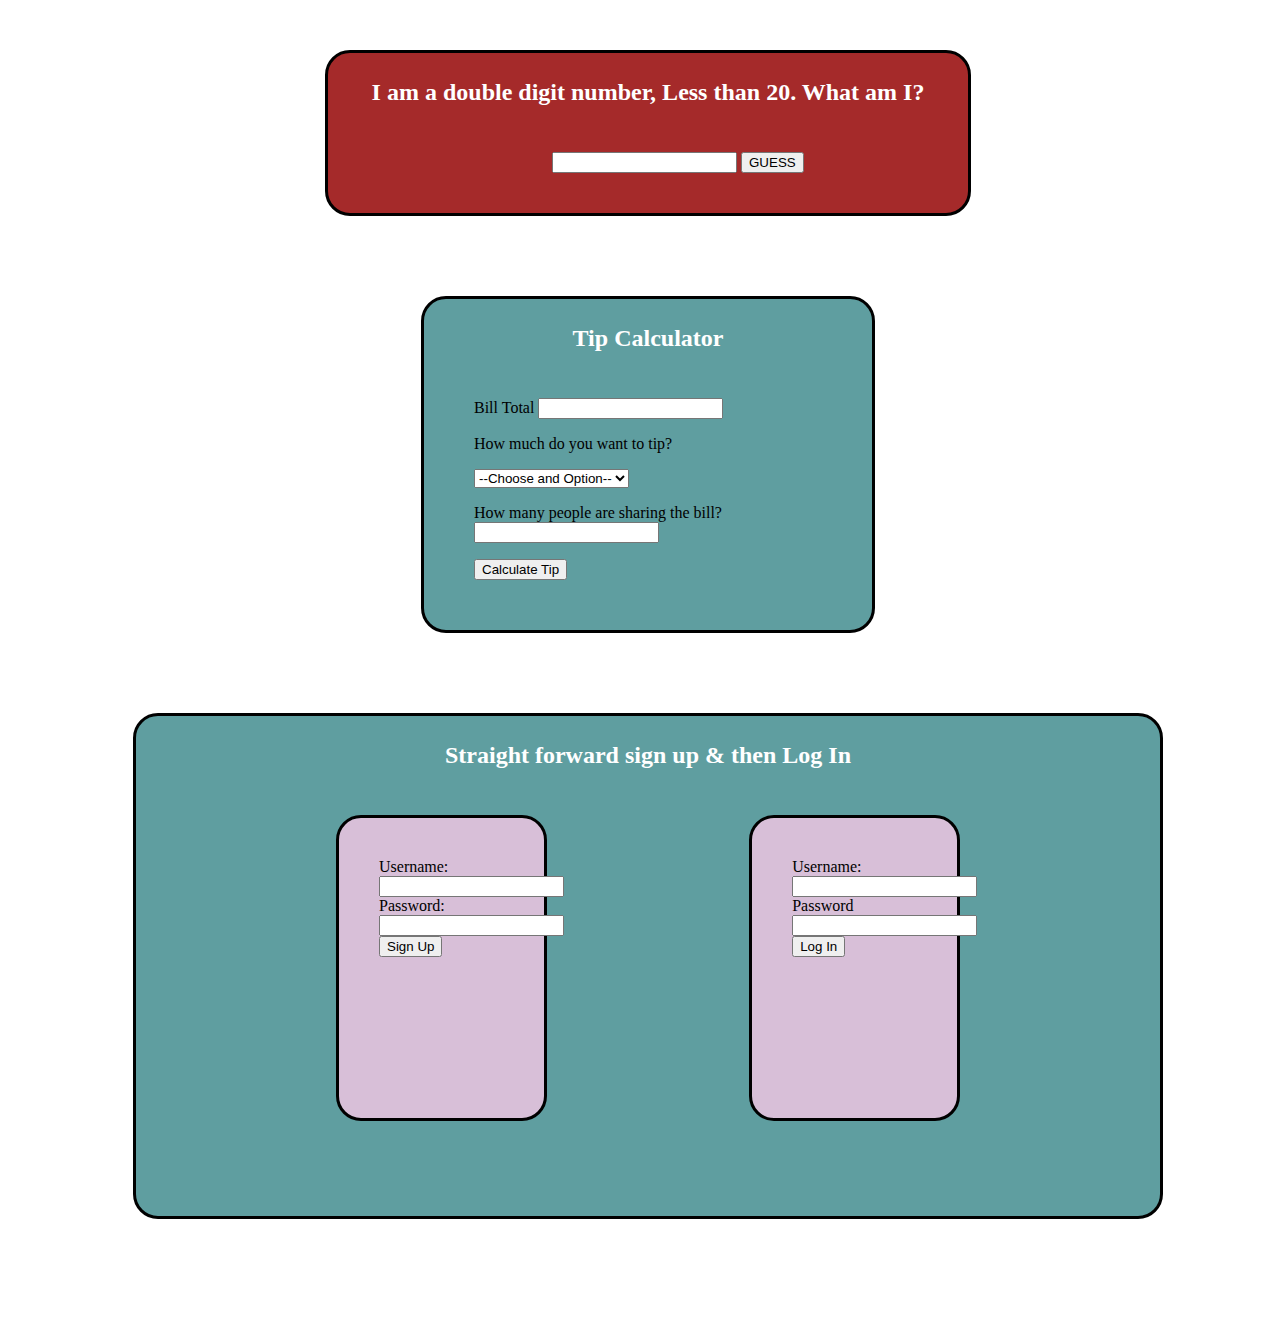
<file: index.html>
<!DOCTYPE html>
<html lang="en">

<head>
    <meta charset="UTF-8">
    <meta name="viewport" content="width=device-width, initial-scale=1.0">
    <title>Document</title>

    <style type="">
        body{
            width: 100%;
            height: auto;
            
        }
    
        #firstSection{
            width: 50%;
            height: 100%;
            margin: 0 auto;
            margin-top: 50px;
            background-color: brown;
            border-style: solid;
            border-radius: 25px;
       
        }

        #guess{
            margin-left: 35%;
        }

        #text{
            font-size: 40px;
            text-align: center;
            color: white;
        }

        #secondSection{
            width: 35%;
            height: 100%;
            margin: 0 auto;
            margin-top: 80px;
            background-color:cadetblue;
            border-style: solid;
            border-radius: 25px;
            
        }

        h1{
            color:white;
            text-align: center;
            padding-top: 10px;
            padding-bottom: 30px;
            font-size: 150%;

        }

        #tipSection{
            padding-left: 50px;
            padding-bottom: 50px;
            
        }

        #calculation{
            display: none;
        }

        .calculations{
            padding-left: 10px;
        }

        #thirdSection{
            width: 80%;
            height: 500px;
            margin: 0 auto;
            margin-top: 80px;
            margin-bottom: 100px;
            background-color:cadetblue;
            border-style: solid;
            border-radius: 25px;
        
        }

        #signUpSection{
            float: left;
            width: 20%;
            height: 300px;
            margin-left: 200px;
            background-color:cadetblue;
            border-style: solid;
            border-radius: 25px;
            background-color: thistle;
        }

        #logInSection{
            float: right;
            width: 20%;
            height: 300px;
            margin-right: 200px;
            background-color:cadetblue;
            border-style: solid;
            border-radius: 25px;
            background-color: thistle;
        }

        .inputBoxes{
            margin: 20px;
            padding: 20px;
        }
    </style>
</head>

<body>

    <div id="firstSection">
        <h1>I am a double digit number, Less than 20. What am I?</h1>
        <input type="text" id="guess">
        <button type="submit" id="btn"> GUESS </button>

        <p id="text"></p>
    </div>

    <div id="secondSection">
        <h1>Tip Calculator</h1>
        <div id="tipSection">
            <p>Bill Total
                <input type="number" id="billTotal">
            </p>

            <p>How much do you want to tip?</p>
            <select name="" id="tipChoice">
                <option disabled selected value="0">--Choose and Option--</option>
                <option value="0.1">10% Tip</option>
                <option value="0.2">20% Tip</option>
                <option value="0.3">30% Tip</option>
                <option value="0.5">50% Tip!</option>

            </select>
            <p>How many people are sharing the bill?<input type="number" id="people"></p>
            <Button id="tipBtn">Calculate Tip</Button>

            <div id="calculation">
                <p>Total Tip:<span id="totalTip" class="calculations"></span></p>
                </p>
                <p>Tip per person:<span id="unitTip" class="calculations"></span></p>
                <p>Total Bill (including Tip):<span id="totalBill" class="calculations"></span></p>
                <p>Total per person:<span id="unitTotal" class="calculations"></span></p>
            </div>
        </div>

    </div>

    <div id="thirdSection">
        <h1>Straight forward sign up & then Log In</h1>

        <div id="signUpSection">
            <form action="" class="inputBoxes" onsubmit="return false">
                <label for="Username">Username:</label>
                <input type="text" name="inputUsername" id="inputUsername">
                <label for="password">Password:</label>
                <input type="password" name="inputPassword" id="inputPassword">
                <input type="submit" name="submit" value="Sign Up" id="signUpSubmitBtn">
            </form>
        </div>

        <div id="logInSection">
            <form action="" class="inputBoxes" onsubmit="return false">
                <label for="Username">Username:</label>
                <input type="text" name="Username" id="logInUsername">
                <label for="password">Password</label>
                <input type="password" name="password" id="logInPassword">
                <input type="submit" name="submit" value="Log In" id="logInSubmitBtn">
            </form>

        </div>



    </div>

    <script>
        //this is how to play out a function with an input value as a parameter and to get an output.
        document.getElementById("btn").onclick = function takeAGuess(num) {
            num = document.getElementById("guess").value;

            if (num > 10 && num < 15 && num == 12) {
                document.getElementById("text").innerHTML = "Congrats!";
            } else {
                document.getElementById("text").innerHTML = "Sorry. Try again loser!";
            }
        }

        //When the calculate button is pressed the function starts - is it better to create the function first?
        //This is the JS for the Tip Calculator
        document.getElementById("tipBtn").onclick = function calculateTip() {
            var billTotal = document.getElementById("billTotal").value;
            var tipChoice = document.getElementById("tipChoice").value;
            var numberOfPeople = document.getElementById("people").value;

            //calculate total tip based on data
            var totalTip = (billTotal * tipChoice);
            totalTip = Math.round(totalTip * 100) / 100; //round to 2 decimal places
            totalTip = totalTip.toFixed(2); //only 2 digits after decimal place

            //calculate tip divided over the number of people
            var unitTip = (totalTip / numberOfPeople);
            unitTip = Math.round(unitTip * 100) / 100; //round to 2 decimal places
            unitTip = unitTip.toFixed(2); //only 2 digits after decimal place
            document.getElementById("unitTip").innerHTML = '\u20AC' + unitTip;

            //calculate the total to be paid
            //use parsInt to add two numbers together that are tied up in variables
            var totalBill = parseInt(totalTip) + parseInt(billTotal);
            totalBill = Math.round(totalBill * 100) / 100; //round to 2 decimal places
            totalBill = totalBill.toFixed(2); //only 2 digits after decimal place
            document.getElementById("totalBill").innerHTML = '\u20AC' + totalBill;

            //calcuate total to be paid divided over the number of people
            var unitTotal = (totalBill / numberOfPeople);
            unitTotal = Math.round(unitTotal * 100) / 100; //round to 2 decimal places
            unitTotal = unitTotal.toFixed(2); //only 2 digits after decimal place
            document.getElementById("unitTotal").innerHTML = '\u20AC' + unitTotal;

            //display the calculation section
            document.getElementById("calculation").style.display = "block";
            document.getElementById("totalTip").innerHTML = '\u20AC' + totalTip;

        }

        //This is the JS for the sign up and log in features
        //define the variables first
        usernames = [];
        passwords = [];

        document.getElementById("signUpSubmitBtn").onclick = function addTo() {
            usernames.push(document.getElementById("inputUsername").value);
            passwords.push(document.getElementById("inputPassword").value);
            console.log(usernames);
            console.log(passwords);
        }

        document.getElementById("logInSubmitBtn").onclick = function logIn() {

            if (document.getElementById("logInUsername").value == usernames && document.getElementById(
                    "logInPassword").value == passwords) {
                console.log("Well Done");
            } else {
                console.log("Keep Trying")
            }

        }

        //how do i code it that - 1 - loginusername needs to match a element in the array. 
        //2- loginpassword needs to match a element in the array.
        // 3- only gives well done if password associated to that log in.
        // how to anchor a password to a username?
    </script>
</body>

</html>
</file>
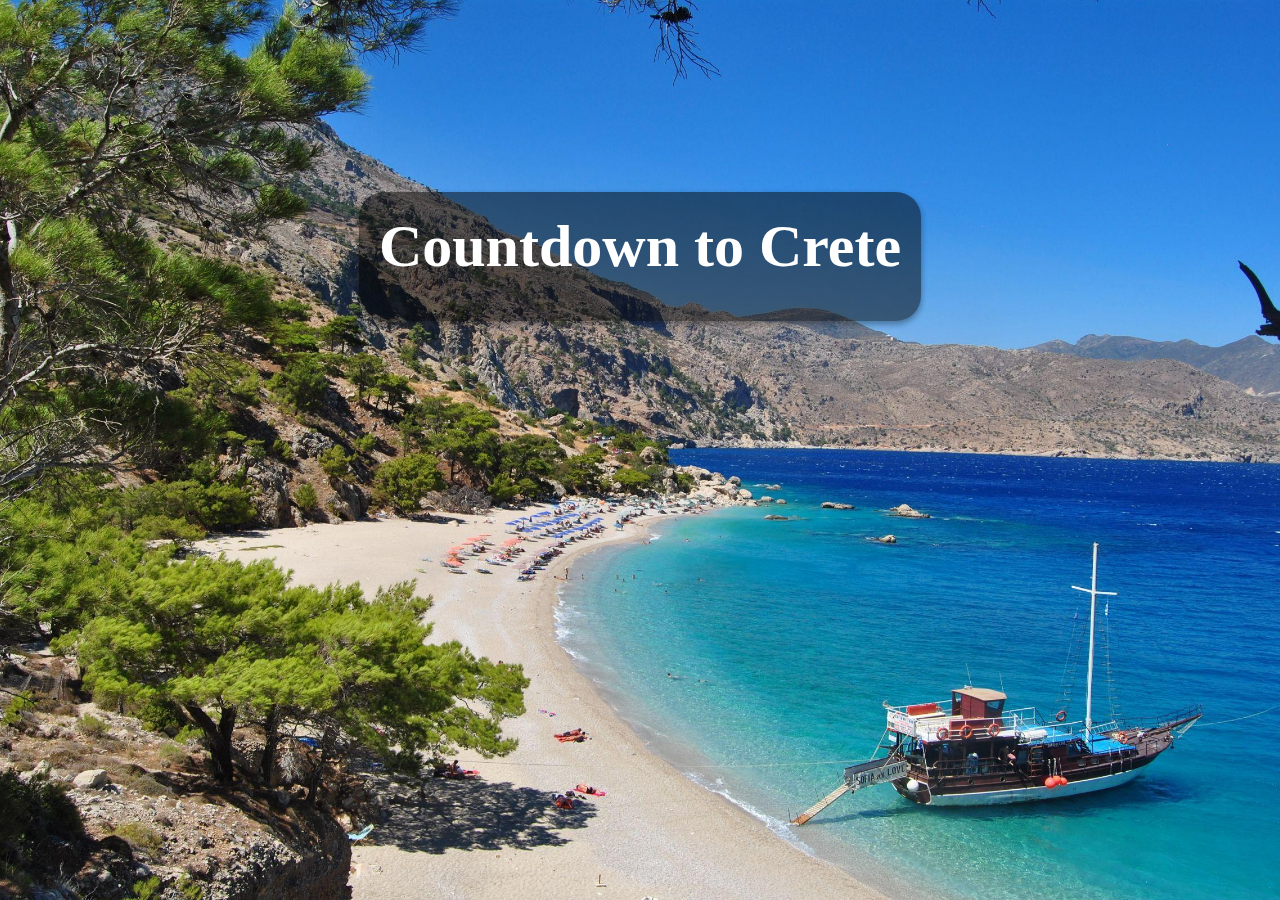
<file: Countdown Timer/index.html>
<!DOCTYPE HTML>
<html>

<head>
  <meta name="viewport" content="width=device-width, initial-scale=1">
  <style>
    html,
    body {
      width: 100%;
      height: 100%;
      margin: 0px;
      padding: 0px;
      overflow-x: hidden;
    }

    html {
      background: url(4.jpg);
      background-size: cover;
      background-position: center center;
      background-repeat: no-repeat;
      background-attachment: fixed;
      background-color: black;
    }

    header {
      width: fit-content;
      margin-left: 30%;
      margin-right: 30%;
      background: rgba(0, 0, 0, 0.5);
      border-radius: 25px;
      flex-direction: column;
      padding: 20px;
      margin: 15% auto;
      box-shadow: rgba(0, 0, 0, 0.16) 0px 3px 6px, rgba(0, 0, 0, 0.23) 0px 3px 6px;


    }

    header h1 {
      font-size: 60px;
      margin: 0px;
      font-family: Cambria, Cochin, Georgia, Times, 'Times New Roman', serif;
      color: white;
      text-align: center;
    }


    p {
      font-size: 50px;
      width: fit-content;
      margin: 20px auto;
      color: white;

    }

    @media only screen and (max-width: 800px) {
      p {
        font-size: 30px;
      }

      header h1 {
        font-size: 30px;
      }

      header {
        margin-top: 20%;
      }

    }




    /* #btnSection {
      margin: 0 auto;
      width: fit-content;
    }

    #btn {
      border-radius: 20px;
      font-size: 30px;
      opacity: 0.8;
      font-family: 'Lucida Sans', 'Lucida Sans Regular', 'Lucida Grande', 'Lucida Sans Unicode', Geneva, Verdana, sans-serif;
    } */
  </style>

</head>

<body>


  <header>
    <div>
      <h1>Countdown to Crete</h1>
    </div>
    <div>
      <p id="demo"></p>
    </div>
  </header>


  <!-- <div id="btnSection"><button id="btn">Click Me</button></div> -->




  <script src="index.js"></script>

</body>

</html>
</file>
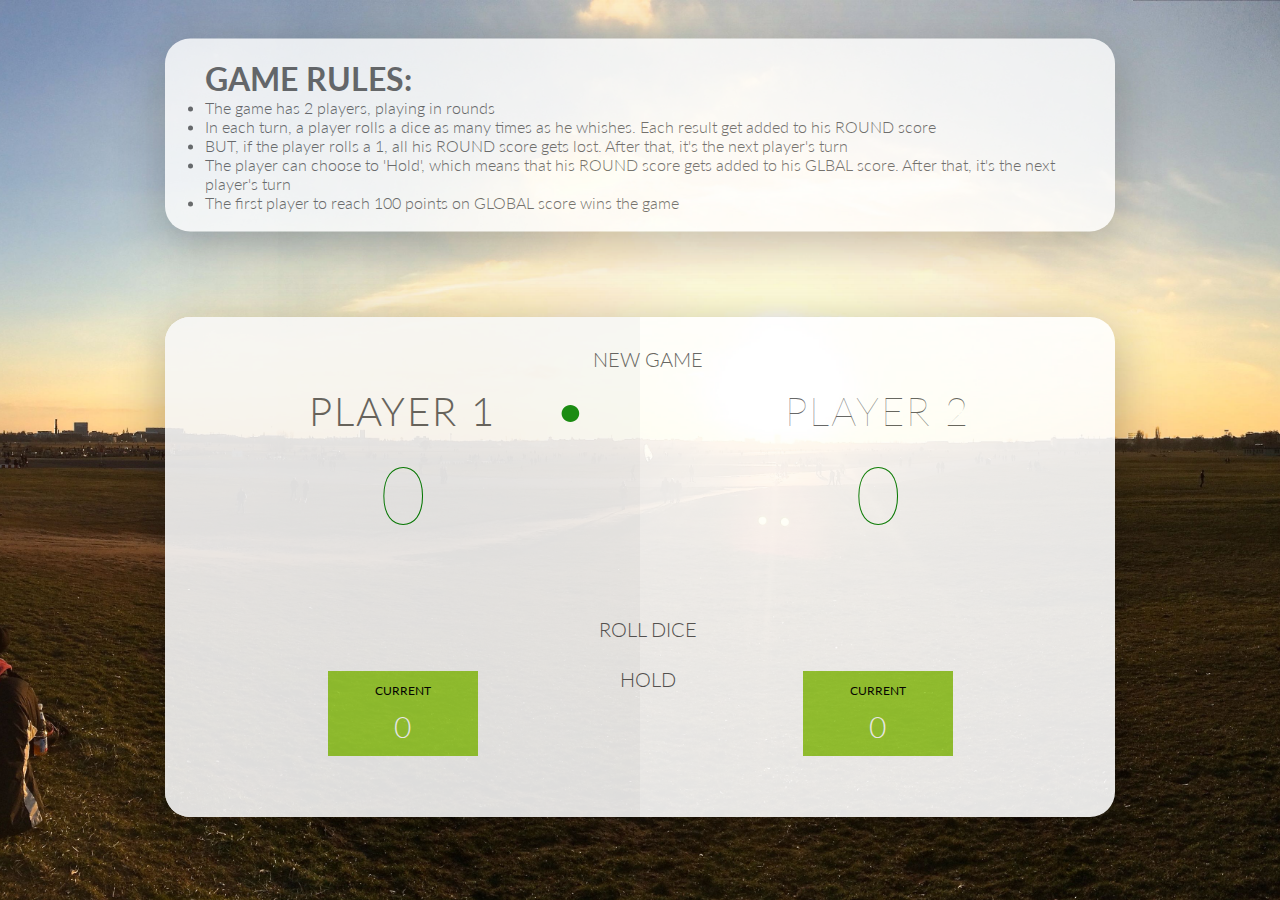
<file: Dice Game/index.html>
<!DOCTYPE html>
<html lang="en">

<head>
    <meta charset="UTF-8">
    <link href="https://fonts.googleapis.com/css?family=Lato:100,300,600" rel="stylesheet" type="text/css">
    <link href="http://code.ionicframework.com/ionicons/2.0.1/css/ionicons.min.css" rel="stylesheet" type="text/css">
    <link type="text/css" rel="stylesheet" href="style.css">
    <!-- <meta name="viewport" content="width=device-width, initial-scale=1.0"> -->


    <title>Challenger</title>
</head>

<body>

    <div class="wrapperRules">
        <h1> GAME RULES:</h1>

        <ul>

            <li> The game has 2 players, playing in rounds
            </li>
            <li> In each turn, a player rolls a dice as many times as he whishes. Each result get added to his ROUND
                score
            </li>
            <li> BUT, if the player rolls a 1, all his ROUND score gets lost. After that, it's the next player's turn
            </li>
            <li> The player can choose to 'Hold', which means that his ROUND score gets added to his GLBAL score. After
                that, it's the next player's turn
            </li>
            <li> The first player to reach 100 points on GLOBAL score wins the game
            </li>

        </ul>
    </div>


    <div class="wrapper clearfix">
        <div class="player-0-panel active">
            <div class="player-name" id="name-0">Player 1</div>
            <div class="player-score" id="score-0">43</div>
            <div class="player-current-box">
                <div class="player-current-label">Current</div>
                <div class="player-current-score" id="current-0">11</div>
            </div>
        </div>

        <div class="player-1-panel">
            <div class="player-name" id="name-1">Player 2</div>
            <div class="player-score" id="score-1">72</div>
            <div class="player-current-box">
                <div class="player-current-label">Current</div>
                <div class="player-current-score" id="current-1">0</div>
            </div>
        </div>

        <button class="btn-new"><i class="ion-ios-plus-outline"></i>New game</button>
        <button class="btn-roll"><i class="ion-ios-loop"></i>Roll dice</button>
        <button class="btn-hold"><i class="ion-ios-download-outline"></i>Hold</button>

        <img src="dice-5.png" alt="Dice" class="dice">
    </div>

    <script src="app.js"></script>
</body>

</html>
</file>
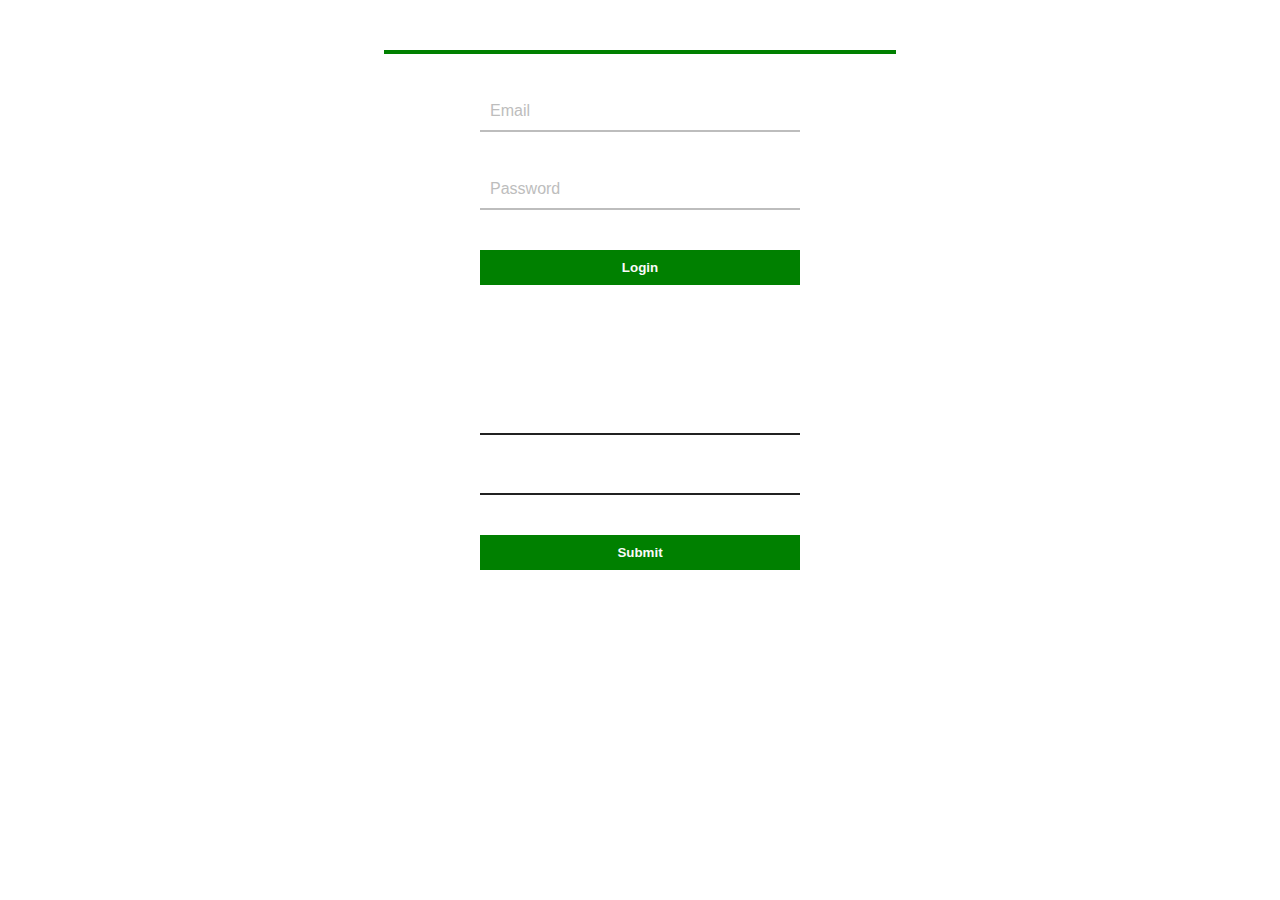
<file: floatinglabel.html>
<!DOCTYPE html>
<html lang="en">

<head>
    <meta charset="UTF-8">
    <meta name="viewport" content="width=device-width, initial-scale=1.0">
    <title>Document</title>

    <style>
        *,
        *:before,
        *:after {
            padding: 0;
            margin: 0;
            box-sizing: inherit;
        }

        html {
            box-sizing: border-box;
            font-size: 62.5%;
        }

        body {
            font-size: 1.6rem;
            font-family: sans-serif;
        }

        main {
            max-width: 51.2rem;
            margin: 5rem auto;
            border-top: 0.4rem solid green;
        }

        form {
            max-width: 320px;
            margin: 0 auto;
        }

        div {
            display: flex;
            flex-direction: column-reverse;
        }

        input {
            border: none;
            padding: 1rem;
            margin-top: 2rem;
            font-size: 1.6rem;
            border-bottom: 0.2rem solid #bdbdbd;
            outline: none;
        }

        label {
            padding-left: 1rem;
            color: #bdbdbd;
            transform: translateY(4.8rem);
            transform-origin: left top;
            cursor: text;
        }

        button {
            font-weight: bold;
            border: none;
            padding: 1rem 0;
            margin: 4rem 0;
            width: 100%;
            color: #fafafa;
            background-color: green;
            cursor: pointer;
        }

        input,
        label {
            transition: 0.2s ease-in-out;
        }

        input:focus,
        input:not(:placeholder-shown) {
            border-bottom: 0.2rem solid #212121;
        }


        input:focus~label,
        input:not(:placeholder-shown)~label {
            padding: 0;
            color: #212121;
            transform: translateY(2rem) scale(0.8);
        }
    </style>
</head>

<body>
    <main>
        <form>
            <div>
                <input id="email" type="email" placeholder=" " />
                <label for="email">Email</label>
            </div>
            <div>
                <input id="password" type="password" placeholder=" " />
                <label for="password">Password</label>
            </div>
            <button>Login</button>
        </form>
    </main>


    <form action="">
        <div>
            <input type="text" name="" id="">
            <label for=""></label>
        </div>

        <div>
            <input type="text" name="" id="">
            <label for=""></label>
        </div>
        <button type="submit">Submit</button>
    </form>

</body>

</html>
</file>
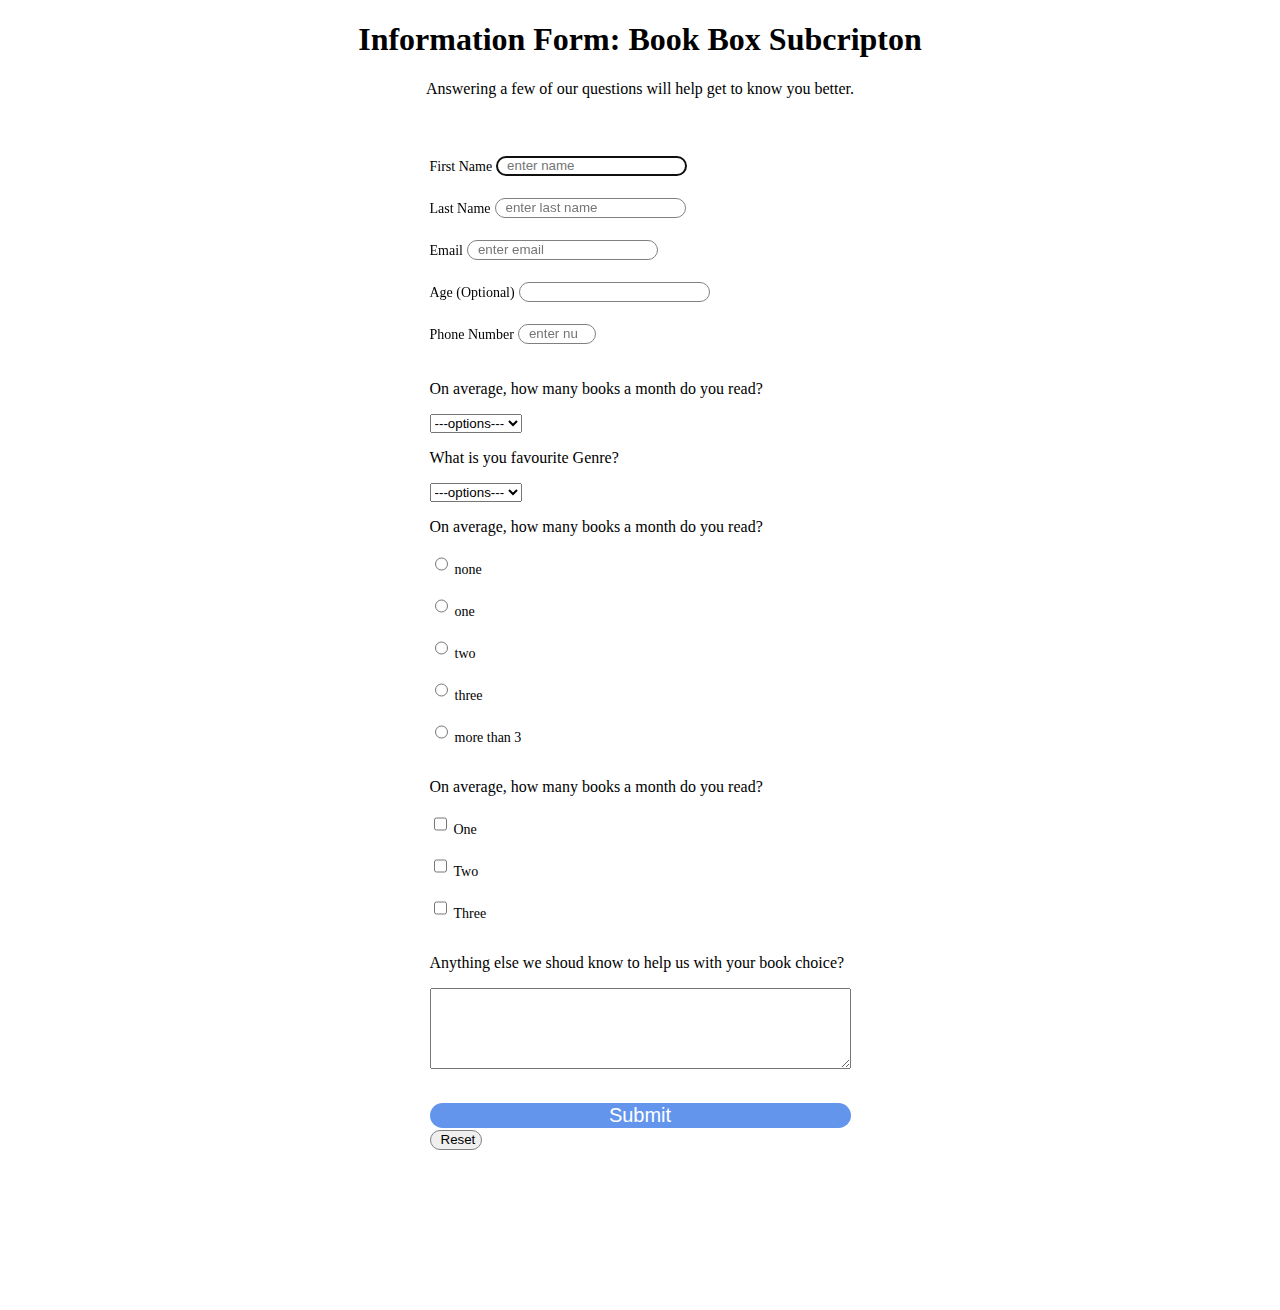
<file: surveyform.html>
<!DOCTYPE html>
<html lang="en">

<head>
    <meta charset="UTF-8">
    <meta name="viewport" content="width=device-width, initial-scale=1.0">
    <title>Document</title>
    <style>
        * {
            box-sizing: border-box;
        }

        body {
            margin: 0;
            padding: 0px;
            background-image: url(https://images.pexels.com/photos/547114/pexels-photo-547114.jpeg?auto=compress&cs=tinysrgb&dpr=2&h=650&w=940);
            background-repeat: no-repeat;
            background-size: cover;

        }

        #main {
            background-color: rgba(255, 255, 255, 0.8);
            margin: 0 auto;
            margin-bottom: 100px;
            width: fit-content;
            padding: 40px 40px;

        }

        #header {
            text-align: center;
        }

        input {
            border: solid;
            border-width: 1px;
            border-color: gray;
            margin-bottom: 20px;
            margin-top: 2px;
            border-radius: 20px;
            height: 20px;
            padding-left: 10px;


        }

        label {
            font-size: 14px;

        }

        #submit {
            font-size: 20px;
            width: 100%;
            background-color: cornflowerblue;
            border: none;
            margin-top: 30px;
            border-radius: 20px;
            color: white;
        }

        #submit:hover {
            color: white;
            background-color: green;
        }
    </style>


</head>

<body>



    <header id="header">
        <div>
            <h1 id="title">Information Form: Book Box Subcripton</h1>
            <p id="description">Answering a few of our questions will help get to know you better.</p>
        </div>

    </header>


    <section id="main">
        <form action="" id="survey-form">

            <label for="name" id="name-label">First Name</label>
            <input type="text" name="name" id="name" required="required" placeholder="enter name" autofocus>

            <div>
                <label for="name" id="lastName">Last Name</label>
                <input type="text" name="name" id="name" required="required" placeholder="enter last name">
            </div>
            <div>
                <label for="email" id="email-label">Email</label>
                <input type="email" name="email" id="email" required="required" placeholder="enter email">
            </div>
            <div>
                <label for="age" id="age">Age (Optional)</label>
                <input type="number" name="age" id="age" min="1">
            </div>
            <div>
                <label for="number" id="number-label">Phone Number</label>
                <input type="number" name="number" id="number" placeholder="enter number" required min="10" max="1000">
            </div>

            <p>On average, how many books a month do you read?

                <div>
                    <select name="" id="dropdown">
                        <option disabled selected value=>---options---</option>
                        <option value=>1</option>
                        <option value=>2</option>
                        <option value=>3</option>
                    </select>
            </p>
            </div>

            <p>What is you favourite Genre?
                <div>
                    <select name="genres" id="dropdown">
                        <option disabled selected value="---options---">---options---</option>
                        <option value="crime">Crime</option>
                        <option value="Business">Business</option>
                        <option value="Horror">Horror</option>
                        <option value="Sci-Fi">Sci-Fi</option>
                    </select>
            </p>
            </div>


            <p>On average, how many books a month do you read?

                <div>
                    <input type="radio" name="books" id="none" value="None">
                    <label for="none">none</label><br>

                    <input type="radio" name="books" id="one" value="One">
                    <label for="one">one</label><br>

                    <input type="radio" name="books" id="two" value="Two">
                    <label for="two">two</label><br>

                    <input type="radio" name="books" id="three" value="Three">
                    <label for="three">three</label><br>

                    <input type="radio" name="books" id="morethanthree" value="morethanthree">
                    <label for="morethanthree">more than 3</label><br>




                </div>
                <p>On average, how many books a month do you read?

                    <div>
                        <input type="checkbox" name="One" id="One" value="One">
                        <label for="One">One</label><br>
                        <input type="checkbox" name="Two" id="Two" value="Two">
                        <label for="Two">Two</label><br>
                        <input type="checkbox" name="Three" id="Three" value="Three">
                        <label for="Three">Three</label><br>
                    </div>
                </p>

                <div>
                    <p>Anything else we shoud know to help us with your book choice?</p>
                    <textarea name="message" id="anythingElse" cols="50" rows="5"></textarea>
                </div>
                <button type="submit" id="submit" value="submit" onclick="alert('Thank You')">Submit</button>
                <input type="reset">
        </form>
    </section>
</body>

</html>
</file>
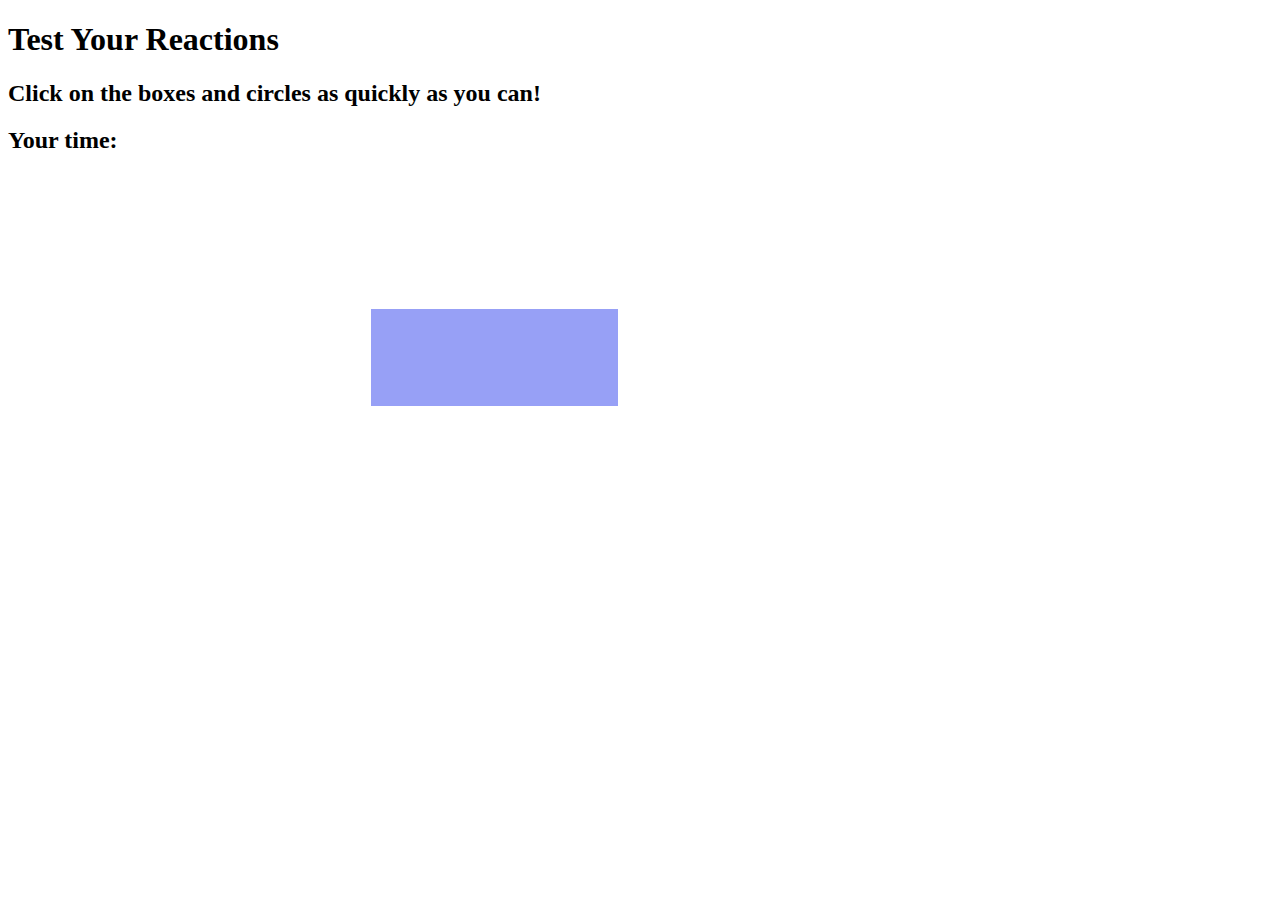
<file: Reaction_Game/reactiontesterjavascript.html>
<!DOCTYPE html>

<html>

<header>
    
    
    
    
    <link rel="stylesheet" type="text/css" href="reactiontest.css">
    
    </header>

<body>
    
    <h1>Test Your Reactions</h1>
    
    <h2>Click on the boxes and circles as quickly as you can!</h2>
    
    <div>
    <h2>Your time: <span id="timeTaken"></span></h2>
    </div>
    
    
    <div id="shape">
    
    </div>
    
    <script type="text/javascript" src="reactiontestscript.js"></script>
    
    </body>



</html>
</file>
<file: Dice Game/style.css>
/**********************************************
*** GENERAL
**********************************************/

* {
    margin: 0;
    padding: 0;
    box-sizing: border-box;

}

.clearfix::after {
    content: "";
    display: table;
    clear: both;
}

body {
    background-image: url(IMG_5152.jpg);
    background-size: cover;
    background-position: center;
    font-family: Lato;
    font-weight: 300;
    position: relative;
    height: 100vh;
    color: #555;
}

.wrapperRules {
    width: 950px;
    position: absolute;
    top: 15%;
    left: 50%;
    opacity: 0.8;
    border-radius: 25px;
    padding: 20px;
    padding-left: 40px;
    transform: translate(-50%, -50%);
    background-color: #fff;
    box-shadow: 0px 10px 50px rgba(0, 0, 0, 0.3);
    overflow: hidden;

}

.wrapper {
    width: 950px;
    position: absolute;
    top: 63%;
    left: 50%;
    opacity: 0.89;
    border-radius: 25px;
    transform: translate(-50%, -50%);
    background-color: #fff;
    box-shadow: 0px 10px 50px rgba(0, 0, 0, 0.3);
    overflow: hidden;
}

.player-0-panel,
.player-1-panel {
    width: 50%;
    float: left;
    height: 500px;
    padding: 50px;
}



/**********************************************
*** PLAYERS
**********************************************/

.player-name {
    font-size: 40px;
    text-align: center;
    text-transform: uppercase;
    letter-spacing: 2px;
    font-weight: 100;
    margin-top: 20px;
    margin-bottom: 10px;
    position: relative;
}

.player-score {
    text-align: center;
    font-size: 80px;
    font-weight: 100;
    color: green;
    margin-bottom: 130px;
}

.active {
    background-color: #f7f7f7;
}

.active .player-name {
    font-weight: 300;
}

.active .player-name::after {
    content: "\2022";
    font-size: 60px;
    position: absolute;
    color: green;
    top: -15px;
    right: 0px;

}

.player-current-box {
    background-color: yellowgreen;
    color: #fff;
    width: 40%;
    margin: 0 auto;
    padding: 12px;
    text-align: center;
}

.player-current-label {
    text-transform: uppercase;
    margin-bottom: 10px;
    font-size: 12px;
    color: black;
    font-weight: 400;
}

.player-current-score {
    font-size: 30px;
}

button {
    position: absolute;
    width: 200px;
    left: 50%;
    transform: translateX(-50%);
    color: #555;
    background: none;
    border: none;
    font-family: Lato;
    font-size: 20px;
    text-transform: uppercase;
    cursor: pointer;
    font-weight: 300;
    transition: background-color 0.3s, color 0.3s;
}

button:hover {
    font-weight: 600;
}

button:hover i {
    margin-right: 20px;
}

button:focus {
    outline: none;
}

i {
    color: green;
    display: inline-block;
    margin-right: 15px;
    font-size: 32px;
    line-height: 1;
    vertical-align: text-top;
    margin-top: -4px;
    transition: margin 0.3s;
}

.btn-new {
    top: 30px;
}

.btn-roll {
    top: 300px;
}

.btn-hold {
    top: 350px;
}

.dice {
    position: absolute;
    left: 50%;
    top: 130px;
    transform: translateX(-50%);
    height: 100px;
    box-shadow: 0px 10px 60px rgba(0, 0, 0, 0.10);
}

.winner {
    background-color: #f7f7f7;
}

.winner .player-name {
    font-weight: 900;
    color: green;
}


@media only screen and (max-width: 600px) {
    .wrapper {
        width: 100px;
    }
}
</file>
<file: Reaction_Game/reactiontest.css>
#shape{
            width: 100px;
            height: 100px;
            background-color: aquamarine;
            display: none;
            position: relative;
        }
</file>
